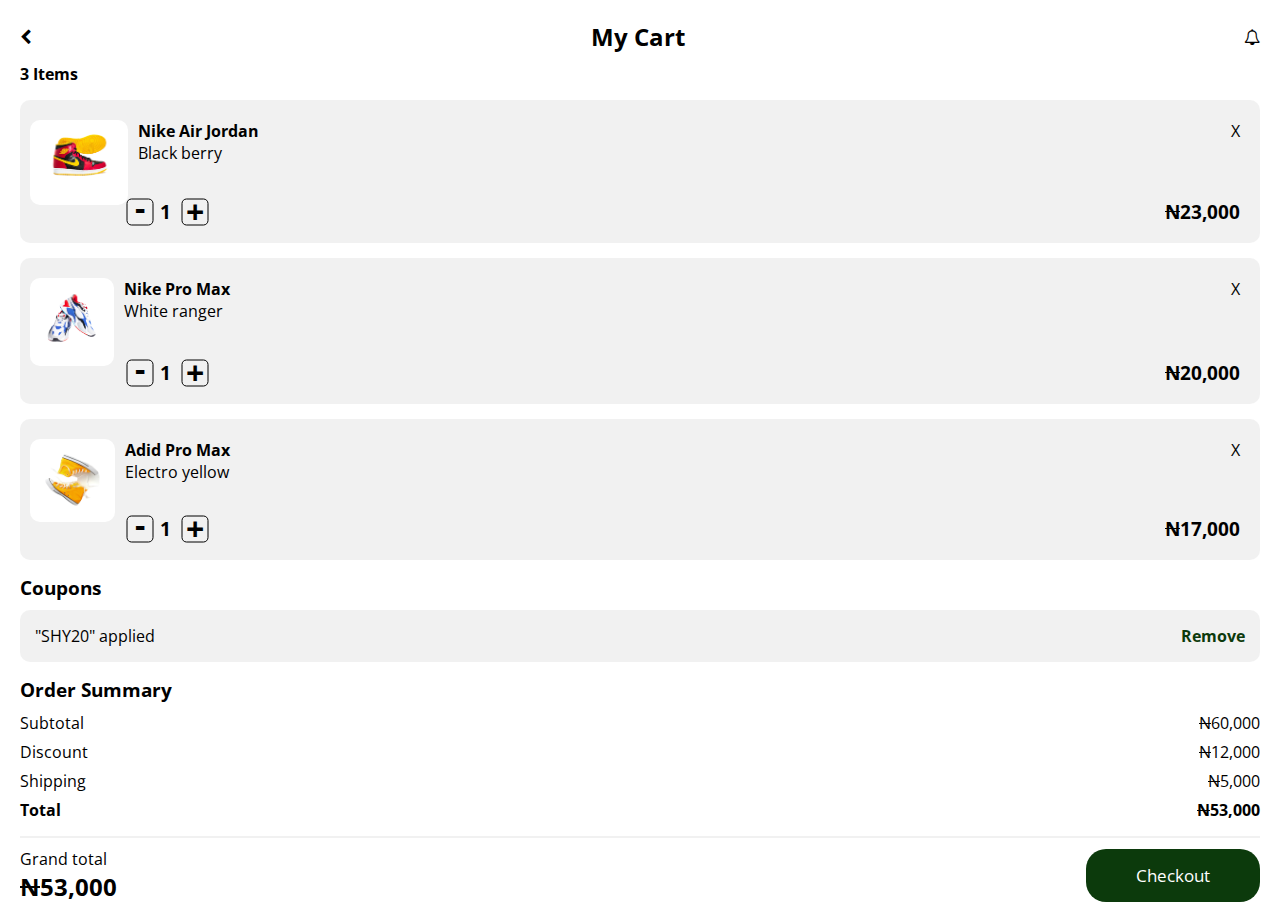
<file: index.html>
<!DOCTYPE html>
<html lang="en">
<head>
    <meta charset="UTF-8">
    <meta http-equiv="X-UA-Compatible" content="IE=edge">
    <meta name="viewport" content="width=device-width, initial-scale=1.0">
    <link rel="stylesheet" href="style.css">
    <link rel="stylesheet" href="font-awesome-4.7.0/css/font-awesome.min.css">
    <title>Thrift city shoes</title>
</head>
<body>
    <div class="container">
        <div class="header">
            <i class="fa fa-chevron-left"></i>
            <h2>My Cart</h2>
            <i class="fa fa-bell-o"></i>
        </div>

        <div class="item">
            <h4>3 Items</h4>
        </div>

        <div class="info-container info-container-1">
            <div class="shoe">
                <div class="shoe-content">
                <div class="image">
                    <img src="./Untitled-removebg-preview 2.png" alt="">
                </div>
                    <div class="content-1">
                    <h4>Nike Air Jordan</h4>
                    <p>Black berry</p>
                    </div>
                </div>
                    <div class="content-2">
                        <p>X</p>
                    </div>
            </div>

            <div class="price">
                <div class="quantity">
                <h1 class="minus">-</h1>
                <h3 class="one">1</h3>
                <h1 class="plus">+</h1>
            </div>

            <div class="amount">
                <h3><span>N</span>23,000</h3>
            </div>
            </div>
        </div>

        <div class="info-container info-container-2">
            <div class="shoe">
                <div class="shoe-content">
                <div class="image">
                    <img src="./Untitled__9_-removebg-preview 2.png" alt="">
                </div>
                    <div class="content-1">
                    <h4>Nike Pro Max</h4>
                    <p>White ranger</p>
                    </div>
                </div>
                    <div class="content-2">
                        <p>X</p>
                    </div>
            </div>

            <div class="price">
                <div class="quantity">
                <h1 class="minus">-</h1>
                <h3 class="one">1</h3>
                <h1 class="plus">+</h1>
            </div>

            <div class="amount">
                <h3><span>N</span>20,000</h3>
            </div>
            </div>
        </div>

        <div class="info-container info-container-3">
            <div class="shoe">
                <div class="shoe-content">
                <div class="image">
                    <img src="./Untitled__10_-removebg-preview 2.png" alt="">
                </div>
                    <div class="content-1">
                    <h4>Adid Pro Max</h4>
                    <p>Electro yellow</p>
                    </div>
                </div>
                    <div class="content-2">
                        <p>X</p>
                    </div>
            </div>

            <div class="price">
                <div class="quantity">
                <h1 class="minus">-</h1>
                <h3 class="one">1</h3>
                <h1 class="plus">+</h1>
            </div>

            <div class="amount">
                <h3><span>N</span>17,000</h3>
            </div>
            </div>
        </div>

        <!-- Coupons -->
        <div class="coupon">
            <h3>Coupons</h3>
        </div>
        <div class="coupon-code">
            <p>"SHY20" applied</p>
            <p class="remove">Remove</p>
        </div>

        <!-- Order summary -->
        <div class="order">
            <h3>Order Summary</h3>
        </div>
        <div class="order-amount-1">
             <p>Subtotal</p>
             <p><span>N</span>60,000</p>
        </div>
        <div class="order-amount-1">
            <p>Discount</p>
            <p><span>N</span>12,000</p>
       </div>
       <div class="order-amount-1">
        <p>Shipping</p>
        <p><span>N</span>5,000</p>
   </div>
   <div class="order-amount-4">
    <p>Total</p>
    <p><span>N</span>53,000</p>
</div>


<div class="grand-total">
    <div class="total">
        <p>Grand total</p>
        <h2><span>N</span>53,000</h2>
    </div>
    <div class="checkout">
        <button><a href="payment.html">Checkout</a></button>
    </div>
</div>
    </div>
</body>
</html>
</file>
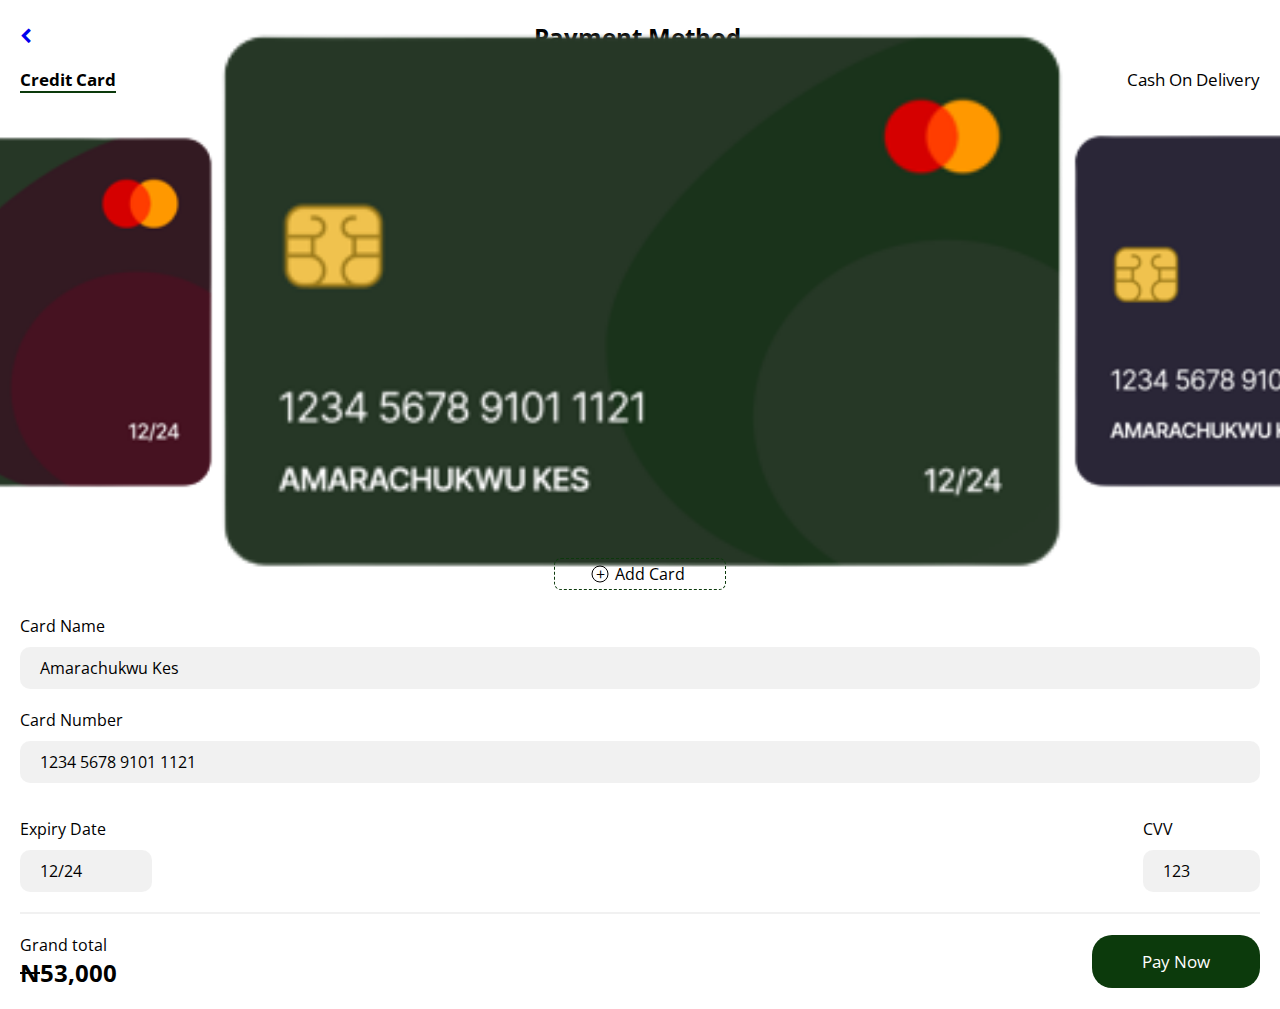
<file: payment.html>
<!DOCTYPE html>
<html lang="en">
<head>
    <meta charset="UTF-8">
    <meta http-equiv="X-UA-Compatible" content="IE=edge">
    <meta name="viewport" content="width=device-width, initial-scale=1.0">
    <title>Document</title>
    <link rel="stylesheet" href="style.css">
    <link rel="stylesheet" href="font-awesome-4.7.0/css/font-awesome.min.css">
</head>
<body>
    <div class="container">
        <div class="header">
            <a href="index.html"><i class="fa fa-chevron-left"></i></a>
            <h2>Payment Method</h2>
            <i class="fa fa-bell-o" style="opacity:0;"></i>
        </div>

        <div class="nav-links">
            <ul>
                <li><a class="credit" href="#">Credit Card</a></li>
                <li><a href="#">PayPal</a></li>
                <li><a href="#">Cash On Delivery</a></li>
            </ul>
        </div>

        <div class="cards">
            <img class="image-1" src="./Untitled__6_-removebg-preview 2.png" alt="">
            <img class="image-2" src="./Untitled__4_-removebg-preview 2.png" alt="">
            <img class="image-3" src="./Untitled__7_-removebg-preview 2.png" alt="">
        </div>

        <div class="dots">
            <div class="dot-1"></div>
            <div class="dot-2"></div>
            <div class="dot-3"></div>
        </div>

        <div class="add">
            <p class="plus-2">+</p>
            <p>Add Card</p>
        </div>

        <div class="details">
            <div class="name">
                <p>Card Name</p>
                <p class="kes">Amarachukwu Kes</p>
            </div>

            <div class="name">
                <p>Card Number</p>
                <p class="kes">1234 5678 9101 1121</p>
            </div>

            <div class="date-cvv">
                <div class="name">
                    <p>Expiry Date</p>
                    <p class="kes">12/24</p>
                </div>

                <div class="name">
                    <p>CVV</p>
                    <p class="kes">123</p>
                </div>
            </div>
        </div>

        <div class="grand-total">
            <div class="total">
                <p>Grand total</p>
                <h2><span>N</span>53,000</h2>
            </div>
            <div class="checkout">
                <button><a href="#">Pay Now</a></button>
            </div>
        </div>
    </div>
</body>
</html>
</file>
<file: style.css>
@import url('https://fonts.googleapis.com/css2?family=Kanit:wght@500&family=Open+Sans:wght@400;600&display=swap');

/* font-family: 'Kanit', sans-serif;
font-family: 'Open Sans', sans-serif; */

*{
    margin: 0;
    padding: 0;
    box-sizing: border-box;
}

.container{
    margin: 20px;
    /* overflow:  hidden;   */
}

.header{
    display: flex;
    align-items: center;
    justify-content: space-between;
}

.header h2{
    font-family: 'Open Sans', sans-serif;
    font-weight: bold;
}

.item{
    margin-top: 10px;
    font-family: 'Open Sans', sans-serif;
}

.info-container{
    background:  hsl(0, 0%, 81%,30%);
    padding: 20px;
    padding-bottom: 10px;
    border-radius: 10px;
    margin-top: 15px;
}

.shoe{
    display: flex;
    width:100%;
    justify-content: space-between;
    font-family: 'Open Sans', sans-serif;
}

.shoe-content{
    display: flex;
    font-family: 'Open Sans', sans-serif;
}

.image{
    width:30%; 
    margin-left: -10px;
    background: white;
    border-radius: 10px;

}

.image img{
    width: 100%;
}

 .content-1{
    margin-left: 10px;
 }

 .price{
    display: flex;
    justify-content: space-between;
    align-items: center;
    margin-left: 95px;
    margin-top: -15px;
    font-family: 'Open Sans', sans-serif;
 }

 .quantity{
    display: flex;
    align-items: center;
    justify-content: center;
 }

 .one{
    margin: 0 15px;
 }

 .plus,.minus{
    position: relative;
 }

 .minus{
    transform: translateY(-4px);
 }

 .minus::before{
    content: '';
    width: 25px;
    height: 25px;
    border-radius: 5px;
   border: 1px solid black;
    position: absolute;
    top: 60%;
    left: 50%;
    transform: translate(-50%,-50%);
 }

 .plus::before{
    content: '';
    width: 25px;
    height: 25px;
    border-radius: 5px;
   border: 1px solid black;
    position: absolute;
    top: 50%;
    left: 50%;
    transform: translate(-50%,-50%);
 }
 
span{
    text-decoration: line-through;
}

 /* ######Coupon###### */
 .coupon{
    margin-top: 15px;
    font-family: 'Open Sans', sans-serif;
 }

 .coupon-code{
    display: flex;
    justify-content: space-between;
    align-items: center;
    font-family: 'Open Sans', sans-serif;
    margin-top: 10px;
    background:  hsl(0, 0%, 81%,30%);
    padding: 15px;
    border-radius: 10px;
 }

 .remove{
    color: rgb(12, 58, 12);
    font-weight: bold;
 }

 /* ####order#### */
 .order{
    margin-top: 15px;
    margin-bottom: 10px;
    font-family: 'Open Sans', sans-serif;
 }

 .order-amount-1,.order-amount-4{
    display: flex;
    justify-content: space-between;
    margin-bottom: 7px;
    font-family: 'Open Sans', sans-serif;
 }

.order-amount-4{
    border-bottom: 2px solid  hsl(0, 0%, 81%,30%);
}

 .order-amount-4 p{
    font-weight: bold;
    margin-bottom: 15px;
 }


 /* ######grand total */
 .grand-total{
    display: flex;
    justify-content: space-between;
    align-items: center;
    margin-top: 10px;
    font-family: 'Open Sans', sans-serif;
 }

 button{
    background-color: rgb(12, 58, 12);
    padding: 15px 50px;
    border-radius: 20px;
    border: none;
 }

 button a{
    color: white;
    font-size: 17px;
    text-decoration: none;
    font-family: 'Open Sans', sans-serif;
 }



 /* *********Payment.html******** */
 .nav-links ul{
list-style: none;
display: flex;
align-items: center;
justify-content: space-between;
margin-top: 15px;
 }

 .nav-links ul li a{
    text-decoration: none;
    color: black;
    font-family: 'Open Sans', sans-serif;
    font-size: 17px;
 }

 .credit{
    font-weight: bold;
    border-bottom: 2px solid rgb(12, 58, 12);
 }

  .cards{
    display: flex;
    justify-content: space-between;
    width: calc(100% + 40px); 
    margin: 70px -20px -20px -20px;
    
 }

 .cards img{
 width: 33.33333%;     
 }

 .cards .image-2{
    transform: scale(2); 
 }

 .cards .image-1{
    transform: scale(1.3) translateX(-50%) ;
 }

  .cards .image-3{
     transform: scale(1.3) translateX(50%)  ; 
    
 }  


 .dots{
    margin-top: 90px;
    display: flex;
    align-items: center;
    justify-content: center;
 }

 .dot-1,.dot-3{
    width: 15px;
    height: 15px;
    border-radius: 50%;
    background:  hsl(0, 0%, 81%,70%);
 }

 .dot-2{
    width: 15px;
    height: 15px;
    border-radius: 50%;
    background:  black;
    margin: 0 5px;
 }

 .add{
    display: flex;
    justify-content: center;
    align-items: center;
   position: relative;
   margin-top: 30px;
   font-family: 'Open Sans', sans-serif;
 }

 .add::before{
    position: absolute;
    width: 170px;
    height: 30px;
    border: 1px dashed rgb(12, 58, 12);
    border-radius: 7px;
    content: '';
    top: 50%;
    left: 50%;
    transform: translate(-50%,-50%);
 }

 .add .plus-2{
    position: relative;
    margin-right: 10px;
 }

 .add .plus-2::before{
    position: absolute;
    content: '';
    width: 15px;
    height: 15px;
    border-radius: 50%;
    border: 1px solid black;
    top: 50%;
    left: 50%;
    transform: translate(-50%,-50%);
 }

 .details{
    margin-top: 30px;
    margin-bottom: 20px;
    border-bottom: 2px solid  hsl(0, 0%, 81%,30%);

 }

 .name{
    margin-bottom: 20px;
 }
 .name p{
    font-family: 'Open Sans', sans-serif;
    margin-top: 15px;
 }

 .name .kes{
    background: hsl(0, 0%, 81%,30%) ;
    padding: 10px 70px 10px 20px;
    border-radius: 10px;
    margin-top: 10px;
 }

 .date-cvv{
    display: flex;
    align-items: center;
    justify-content: space-between;
 }
</file>
